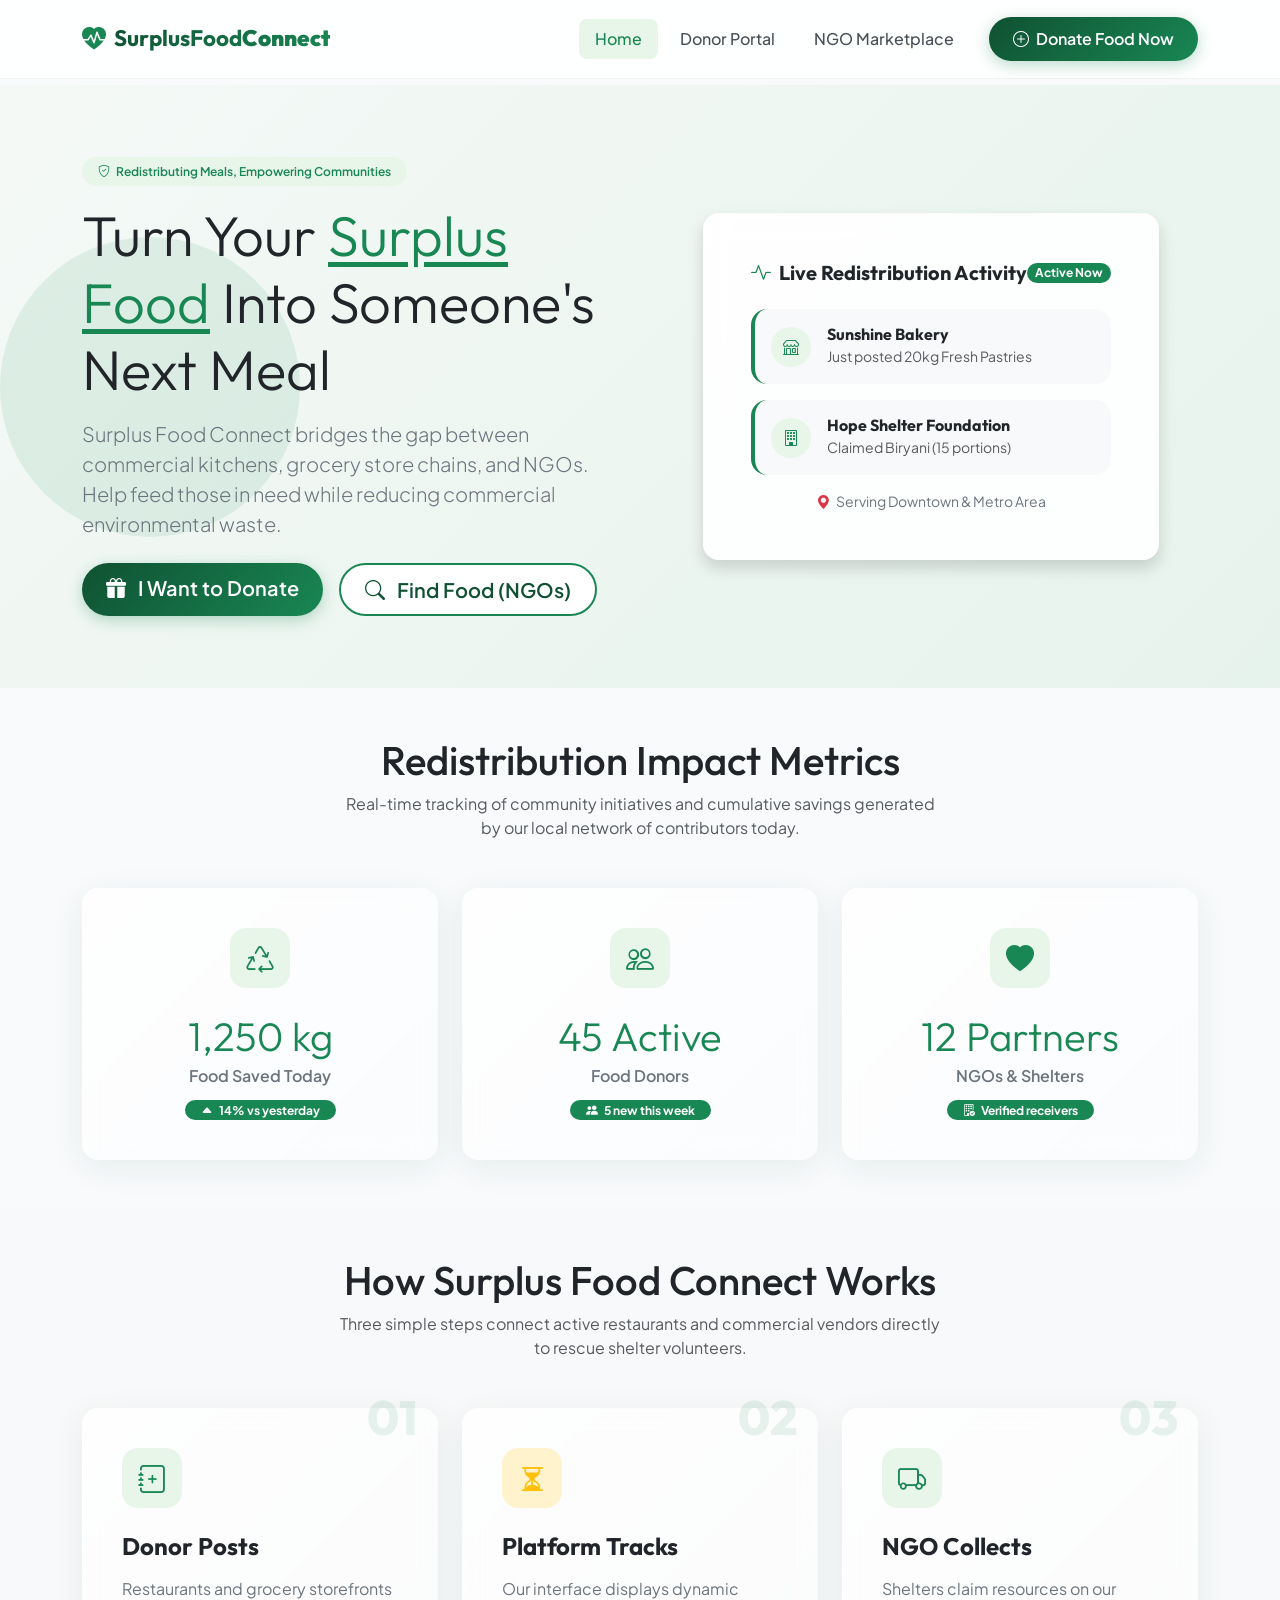
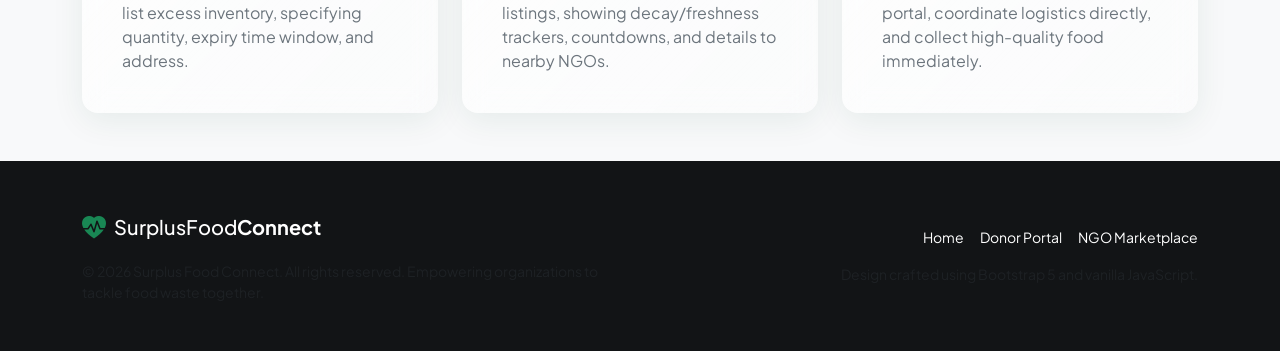
<file: index.html>
<!DOCTYPE html>
<html lang="en">
<head>
    <meta charset="UTF-8">
    <meta name="viewport" content="width=device-width, initial-scale=1.0">
    <title>Surplus Food Connect - Redefining Surplus Food Distribution</title>
    <meta name="description" content="Connect food donors, restaurants, and grocery stores with NGOs and shelters. Together we can reduce food waste and support communities in need.">
    <!-- Bootstrap 5 CDN -->
    <link href="https://cdn.jsdelivr.net/npm/bootstrap@5.3.2/dist/css/bootstrap.min.css" rel="stylesheet" integrity="sha384-T3c6CoIi6uLrA9TneNEoa7RxnatzjcDSCmG1MXxSR1GAsXEV/Dwwykc2MPK8M2HN" crossorigin="anonymous">
    <!-- Bootstrap Icons CDN -->
    <link rel="stylesheet" href="https://cdn.jsdelivr.net/npm/bootstrap-icons@1.11.1/font/bootstrap-icons.css">
    <!-- Custom CSS -->
    <link rel="stylesheet" href="css/style.css">
</head>
<body>

    <!-- Header / Navbar -->
    <header>
        <nav class="navbar navbar-expand-lg fixed-top py-3" id="mainNavbar">
            <div class="container">
                <a class="navbar-brand d-flex align-items-center" href="index.html" id="navBrandLink">
                    <i class="bi bi-heart-pulse-fill me-2 fs-4 text-success"></i>
                    <span>SurplusFood<strong>Connect</strong></span>
                </a>
                <button class="navbar-toggler" type="button" data-bs-toggle="collapse" data-bs-target="#navbarContent" aria-controls="navbarContent" aria-expanded="false" aria-label="Toggle navigation" id="navTogglerBtn">
                    <span class="navbar-toggler-icon"></span>
                </button>
                <div class="collapse navbar-collapse" id="navbarContent">
                    <ul class="navbar-nav ms-auto mb-2 mb-lg-0 align-items-lg-center">
                        <li class="nav-item">
                            <a class="nav-link active" aria-current="page" href="index.html" id="navHomeLink">Home</a>
                        </li>
                        <li class="nav-item">
                            <a class="nav-link" href="donor-dashboard.html" id="navDashboardLink">Donor Portal</a>
                        </li>
                        <li class="nav-item">
                            <a class="nav-link" href="listings.html" id="navMarketplaceLink">NGO Marketplace</a>
                        </li>
                        <li class="nav-item ms-lg-3 mt-3 mt-lg-0">
                            <a class="btn btn-cta" href="donor-dashboard.html" id="navCtaDonate">
                                <i class="bi bi-plus-circle me-1"></i> Donate Food Now
                            </a>
                        </li>
                    </ul>
                </div>
            </div>
        </nav>
    </header>

    <!-- Main Content -->
    <main style="padding-top: 85px;">
        
        <!-- Hero Section -->
        <section class="py-5 py-lg-6 position-relative overflow-hidden" id="heroSection" style="background: linear-gradient(135deg, rgba(244,249,246,0.9) 0%, rgba(228,242,234,0.9) 100%);">
            <div class="position-absolute top-50 start-0 translate-middle-y bg-success rounded-circle opacity-10 filter-blur" style="width: 300px; height: 300px; z-index: -1;"></div>
            <div class="container py-4">
                <div class="row align-items-center g-5">
                    <div class="col-lg-6 text-center text-lg-start">
                        <span class="badge bg-emerald-light px-3 py-2 rounded-pill mb-3 text-success fw-semibold" id="heroBadge">
                            <i class="bi bi-shield-check me-1"></i> Redistributing Meals, Empowering Communities
                        </span>
                        <h1 class="display-4 text-dark mb-3 font-outfit" id="heroTitle" style="line-height: 1.2;">
                            Turn Your <span class="text-success text-decoration-underline" style="text-underline-offset: 6px;">Surplus Food</span> Into Someone's Next Meal
                        </h1>
                        <p class="lead text-secondary mb-4 fs-5" id="heroDescription" style="max-width: 550px;">
                            Surplus Food Connect bridges the gap between commercial kitchens, grocery store chains, and NGOs. Help feed those in need while reducing commercial environmental waste.
                        </p>
                        <div class="d-flex flex-column flex-sm-row justify-content-center justify-content-lg-start gap-3" id="heroActions">
                            <a href="donor-dashboard.html" class="btn btn-cta btn-lg" id="heroBtnDonate">
                                <i class="bi bi-gift-fill me-2"></i> I Want to Donate
                            </a>
                            <a href="listings.html" class="btn btn-cta-secondary btn-lg" id="heroBtnFind">
                                <i class="bi bi-search me-2"></i> Find Food (NGOs)
                            </a>
                        </div>
                    </div>
                    <div class="col-lg-6 text-center">
                        <div class="position-relative d-inline-block">
                            <!-- Premium graphical element instead of simple placeholder -->
                            <div class="glass-card p-4 p-md-5 animate-float border-0 text-start shadow" style="max-width: 480px; margin: 0 auto; background: rgba(255,255,255,0.9);">
                                <div class="d-flex justify-content-between align-items-center mb-4">
                                    <h5 class="text-dark m-0 font-outfit"><i class="bi bi-activity text-success me-2"></i>Live Redistribution Activity</h5>
                                    <span class="badge bg-success px-2 py-1 rounded-pill">Active Now</span>
                                </div>
                                <div class="d-flex align-items-center p-3 mb-3 bg-light rounded-4 border-start border-success border-4">
                                    <div class="icon-shape bg-emerald-light rounded-circle me-3 mb-0" style="width:40px; height:40px;">
                                        <i class="bi bi-shop fs-6 text-success"></i>
                                    </div>
                                    <div>
                                        <h6 class="mb-0 text-dark">Sunshine Bakery</h6>
                                        <span class="text-muted small">Just posted 20kg Fresh Pastries</span>
                                    </div>
                                </div>
                                <div class="d-flex align-items-center p-3 mb-3 bg-light rounded-4 border-start border-success border-4">
                                    <div class="icon-shape bg-emerald-light rounded-circle me-3 mb-0" style="width:40px; height:40px;">
                                        <i class="bi bi-building fs-6 text-success"></i>
                                    </div>
                                    <div>
                                        <h6 class="mb-0 text-dark">Hope Shelter Foundation</h6>
                                        <span class="text-muted small">Claimed Biryani (15 portions)</span>
                                    </div>
                                </div>
                                <div class="text-center mt-3">
                                    <p class="text-secondary small m-0"><i class="bi bi-geo-alt-fill text-danger me-1"></i> Serving Downtown & Metro Area</p>
                                </div>
                            </div>
                        </div>
                    </div>
                </div>
            </div>
        </section>

        <!-- Impact Metrics Tracker Section -->
        <section class="py-5" id="impactMetricsSection">
            <div class="container">
                <div class="text-center mb-5">
                    <h2 class="h1 text-dark font-outfit mb-2" id="metricsSectionTitle">Redistribution Impact Metrics</h2>
                    <p class="text-muted" id="metricsSectionSubtitle" style="max-width: 600px; margin: 0 auto;">
                        Real-time tracking of community initiatives and cumulative savings generated by our local network of contributors today.
                    </p>
                </div>
                
                <div class="row g-4" id="metricsGrid">
                    <!-- Metric Card 1 -->
                    <div class="col-md-4">
                        <div class="card glass-card text-center p-4 h-100 hover-up border-0">
                            <div class="card-body">
                                <div class="icon-shape bg-emerald-light mx-auto">
                                    <i class="bi bi-recycle fs-3 text-success"></i>
                                </div>
                                <h3 class="display-6 font-outfit text-success mb-1" id="metricKgSaved">1,250 kg</h3>
                                <p class="text-secondary fw-semibold mb-2">Food Saved Today</p>
                                <span class="badge bg-success text-white px-3 py-1.5 rounded-pill" id="metricKgBadge">
                                    <i class="bi bi-caret-up-fill me-1"></i> 14% vs yesterday
                                </span>
                            </div>
                        </div>
                    </div>
                    <!-- Metric Card 2 -->
                    <div class="col-md-4">
                        <div class="card glass-card text-center p-4 h-100 hover-up border-0">
                            <div class="card-body">
                                <div class="icon-shape bg-emerald-light mx-auto">
                                    <i class="bi bi-people fs-3 text-success"></i>
                                </div>
                                <h3 class="display-6 font-outfit text-success mb-1" id="metricDonors">45 Active</h3>
                                <p class="text-secondary fw-semibold mb-2">Food Donors</p>
                                <span class="badge bg-success text-white px-3 py-1.5 rounded-pill" id="metricDonorsBadge">
                                    <i class="bi bi-people-fill me-1"></i> 5 new this week
                                </span>
                            </div>
                        </div>
                    </div>
                    <!-- Metric Card 3 -->
                    <div class="col-md-4">
                        <div class="card glass-card text-center p-4 h-100 hover-up border-0">
                            <div class="card-body">
                                <div class="icon-shape bg-emerald-light mx-auto">
                                    <i class="bi bi-heart-fill fs-3 text-success"></i>
                                </div>
                                <h3 class="display-6 font-outfit text-success mb-1" id="metricShelters">12 Partners</h3>
                                <p class="text-secondary fw-semibold mb-2">NGOs & Shelters</p>
                                <span class="badge bg-success text-white px-3 py-1.5 rounded-pill" id="metricSheltersBadge">
                                    <i class="bi bi-building-check me-1"></i> Verified receivers
                                </span>
                            </div>
                        </div>
                    </div>
                </div>
            </div>
        </section>

        <!-- Operational Process Section -->
        <section class="py-5 bg-light" id="processSection">
            <div class="container">
                <div class="text-center mb-5">
                    <h2 class="h1 text-dark font-outfit mb-2" id="processSectionTitle">How Surplus Food Connect Works</h2>
                    <p class="text-muted" id="processSectionSubtitle" style="max-width: 600px; margin: 0 auto;">
                        Three simple steps connect active restaurants and commercial vendors directly to rescue shelter volunteers.
                    </p>
                </div>

                <div class="row g-4" id="processGrid">
                    <!-- Step 1 -->
                    <div class="col-lg-4">
                        <div class="card glass-card p-4 h-100 hover-up border-0 step-card">
                            <div class="step-number" id="stepNumber1">01</div>
                            <div class="card-body pt-3">
                                <div class="icon-shape bg-emerald-light">
                                    <i class="bi bi-journal-plus fs-3 text-success"></i>
                                </div>
                                <h4 class="font-outfit mb-3 text-dark" id="stepTitle1">Donor Posts</h4>
                                <p class="text-secondary mb-0">
                                    Restaurants and grocery storefronts list excess inventory, specifying quantity, expiry time window, and address.
                                </p>
                            </div>
                        </div>
                    </div>
                    <!-- Step 2 -->
                    <div class="col-lg-4">
                        <div class="card glass-card p-4 h-100 hover-up border-0 step-card">
                            <div class="step-number" id="stepNumber2">02</div>
                            <div class="card-body pt-3">
                                <div class="icon-shape bg-amber-light">
                                    <i class="bi bi-hourglass-split fs-3 text-warning"></i>
                                </div>
                                <h4 class="font-outfit mb-3 text-dark" id="stepTitle2">Platform Tracks</h4>
                                <p class="text-secondary mb-0">
                                    Our interface displays dynamic listings, showing decay/freshness trackers, countdowns, and details to nearby NGOs.
                                </p>
                            </div>
                        </div>
                    </div>
                    <!-- Step 3 -->
                    <div class="col-lg-4">
                        <div class="card glass-card p-4 h-100 hover-up border-0 step-card">
                            <div class="step-number" id="stepNumber3">03</div>
                            <div class="card-body pt-3">
                                <div class="icon-shape bg-emerald-light">
                                    <i class="bi bi-truck fs-3 text-success"></i>
                                </div>
                                <h4 class="font-outfit mb-3 text-dark" id="stepTitle3">NGO Collects</h4>
                                <p class="text-secondary mb-0">
                                    Shelters claim resources on our portal, coordinate logistics directly, and collect high-quality food immediately.
                                </p>
                            </div>
                        </div>
                    </div>
                </div>
            </div>
        </section>

    </main>

    <!-- Footer -->
    <footer class="py-5 mt-auto" id="mainFooter">
        <div class="container">
            <div class="row g-4 align-items-center">
                <div class="col-md-6 text-center text-md-start">
                    <a class="d-flex align-items-center justify-content-center justify-content-md-start mb-3 text-white text-decoration-none" href="index.html" id="footerBrandLink">
                        <i class="bi bi-heart-pulse-fill me-2 fs-4 text-success"></i>
                        <span class="h5 m-0 font-outfit">SurplusFood<strong>Connect</strong></span>
                    </a>
                    <p class="text-muted small mb-0">
                        © 2026 Surplus Food Connect. All rights reserved. Empowering organizations to tackle food waste together.
                    </p>
                </div>
                <div class="col-md-6 text-center text-md-end">
                    <div class="d-flex justify-content-center justify-content-md-end gap-3 mb-3">
                        <a href="index.html" class="small text-white" id="footerLinkHome">Home</a>
                        <a href="donor-dashboard.html" class="small text-white" id="footerLinkDashboard">Donor Portal</a>
                        <a href="listings.html" class="small text-white" id="footerLinkListings">NGO Marketplace</a>
                    </div>
                    <p class="text-muted small mb-0">
                        Design crafted using Bootstrap 5 and vanilla JavaScript.
                    </p>
                </div>
            </div>
        </div>
    </footer>

    <!-- Bootstrap Bundle with Popper JS CDN -->
    <script src="https://cdn.jsdelivr.net/npm/bootstrap@5.3.2/dist/js/bootstrap.bundle.min.js" integrity="sha384-C6RzsynM9kWDrMNeT87bh95OGNyZPhcTNXj1NW7RuBCsyN/o0jlpcV8Qyq46cDfL" crossorigin="anonymous"></script>
    <!-- State and Application Script -->
    <script src="js/app.js"></script>
</body>
</html>
</file>
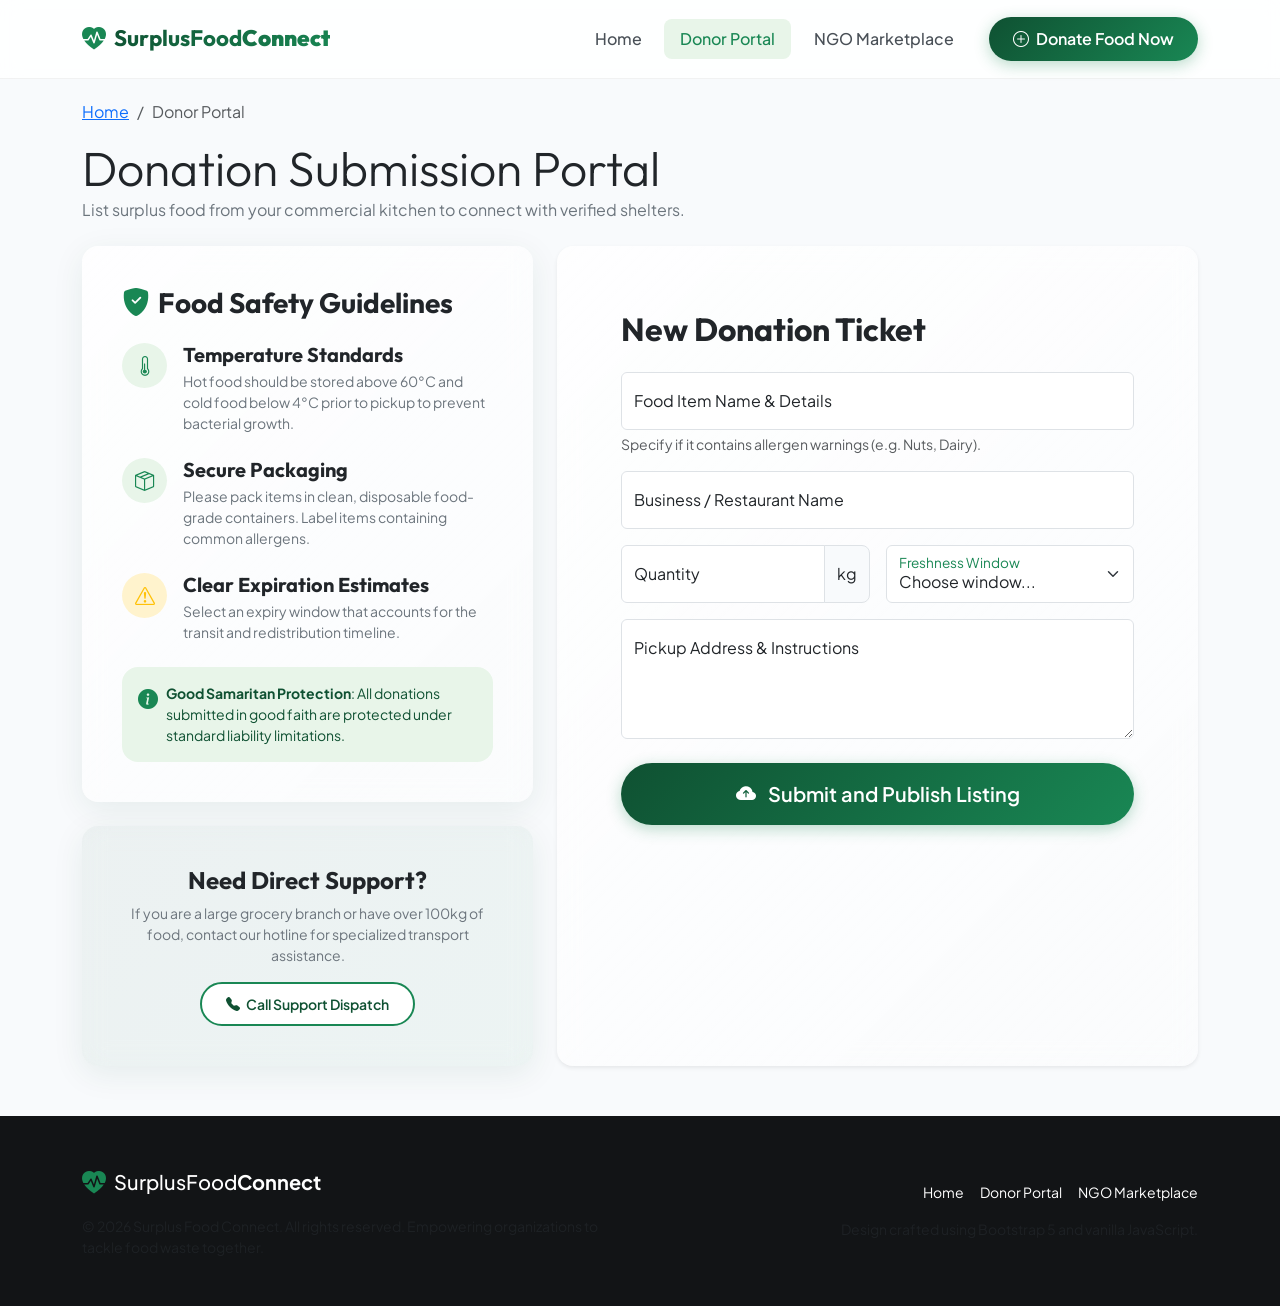
<file: donor-dashboard.html>
<!DOCTYPE html>
<html lang="en">
<head>
    <meta charset="UTF-8">
    <meta name="viewport" content="width=device-width, initial-scale=1.0">
    <title>Donor Portal - Surplus Food Connect</title>
    <meta name="description" content="Submit details of your commercial surplus food items to list them on the public NGO Marketplace. Help redistribute meals instantly.">
    <!-- Bootstrap 5 CDN -->
    <link href="https://cdn.jsdelivr.net/npm/bootstrap@5.3.2/dist/css/bootstrap.min.css" rel="stylesheet" integrity="sha384-T3c6CoIi6uLrA9TneNEoa7RxnatzjcDSCmG1MXxSR1GAsXEV/Dwwykc2MPK8M2HN" crossorigin="anonymous">
    <!-- Bootstrap Icons CDN -->
    <link rel="stylesheet" href="https://cdn.jsdelivr.net/npm/bootstrap-icons@1.11.1/font/bootstrap-icons.css">
    <!-- Custom CSS -->
    <link rel="stylesheet" href="css/style.css">
</head>
<body>

    <!-- Header / Navbar -->
    <header>
        <nav class="navbar navbar-expand-lg fixed-top py-3" id="mainNavbar">
            <div class="container">
                <a class="navbar-brand d-flex align-items-center" href="index.html" id="navBrandLink">
                    <i class="bi bi-heart-pulse-fill me-2 fs-4 text-success"></i>
                    <span>SurplusFood<strong>Connect</strong></span>
                </a>
                <button class="navbar-toggler" type="button" data-bs-toggle="collapse" data-bs-target="#navbarContent" aria-controls="navbarContent" aria-expanded="false" aria-label="Toggle navigation" id="navTogglerBtn">
                    <span class="navbar-toggler-icon"></span>
                </button>
                <div class="collapse navbar-collapse" id="navbarContent">
                    <ul class="navbar-nav ms-auto mb-2 mb-lg-0 align-items-lg-center">
                        <li class="nav-item">
                            <a class="nav-link" href="index.html" id="navHomeLink">Home</a>
                        </li>
                        <li class="nav-item">
                            <a class="nav-link active" href="donor-dashboard.html" id="navDashboardLink">Donor Portal</a>
                        </li>
                        <li class="nav-item">
                            <a class="nav-link" href="listings.html" id="navMarketplaceLink">NGO Marketplace</a>
                        </li>
                        <li class="nav-item ms-lg-3 mt-3 mt-lg-0">
                            <a class="btn btn-cta" href="donor-dashboard.html" id="navCtaDonate">
                                <i class="bi bi-plus-circle me-1"></i> Donate Food Now
                            </a>
                        </li>
                    </ul>
                </div>
            </div>
        </nav>
    </header>

    <!-- Main Content -->
    <main style="padding-top: 100px; padding-bottom: 50px;">
        <div class="container">
            <!-- Page Title -->
            <div class="mb-4">
                <nav aria-label="breadcrumb">
                    <ol class="breadcrumb">
                        <li class="breadcrumb-item"><a href="index.html">Home</a></li>
                        <li class="breadcrumb-item active" aria-current="page">Donor Portal</li>
                    </ol>
                </nav>
                <h1 class="display-5 font-outfit text-dark m-0" id="dashboardPageTitle">Donation Submission Portal</h1>
                <p class="text-secondary" id="dashboardPageSubtitle">List surplus food from your commercial kitchen to connect with verified shelters.</p>
            </div>

            <!-- Structured Split-Screen Layout -->
            <div class="row g-4 align-items-stretch">
                
                <!-- Left Column: Guidelines & Metrics -->
                <div class="col-lg-5">
                    <div class="d-flex flex-column h-100 gap-4">
                        
                        <!-- Panel 1: Information and Storage Guidelines -->
                        <div class="card glass-card p-4 border-0 flex-grow-1">
                            <div class="card-body">
                                <h3 class="font-outfit text-dark mb-4"><i class="bi bi-shield-fill-check text-success me-2"></i>Food Safety Guidelines</h3>
                                
                                <div class="d-flex align-items-start mb-4">
                                    <div class="icon-shape bg-emerald-light rounded-circle me-3 mb-0 flex-shrink-0" style="width: 45px; height: 45px;">
                                        <i class="bi bi-thermometer-half fs-5 text-success"></i>
                                    </div>
                                    <div>
                                        <h5 class="font-outfit text-dark mb-1">Temperature Standards</h5>
                                        <p class="text-secondary small mb-0">Hot food should be stored above 60°C and cold food below 4°C prior to pickup to prevent bacterial growth.</p>
                                    </div>
                                </div>

                                <div class="d-flex align-items-start mb-4">
                                    <div class="icon-shape bg-emerald-light rounded-circle me-3 mb-0 flex-shrink-0" style="width: 45px; height: 45px;">
                                        <i class="bi bi-box-seam fs-5 text-success"></i>
                                    </div>
                                    <div>
                                        <h5 class="font-outfit text-dark mb-1">Secure Packaging</h5>
                                        <p class="text-secondary small mb-0">Please pack items in clean, disposable food-grade containers. Label items containing common allergens.</p>
                                    </div>
                                </div>

                                <div class="d-flex align-items-start mb-4">
                                    <div class="icon-shape bg-amber-light rounded-circle me-3 mb-0 flex-shrink-0" style="width: 45px; height: 45px;">
                                        <i class="bi bi-exclamation-triangle fs-5 text-warning"></i>
                                    </div>
                                    <div>
                                        <h5 class="font-outfit text-dark mb-1">Clear Expiration Estimates</h5>
                                        <p class="text-secondary small mb-0">Select an expiry window that accounts for the transit and redistribution timeline.</p>
                                    </div>
                                </div>

                                <div class="alert alert-success bg-emerald-light border-0 rounded-4 p-3 mb-0">
                                    <div class="d-flex">
                                        <i class="bi bi-info-circle-fill me-2 fs-5 text-success"></i>
                                        <div class="small">
                                            <strong>Good Samaritan Protection</strong>: All donations submitted in good faith are protected under standard liability limitations.
                                        </div>
                                    </div>
                                </div>
                            </div>
                        </div>

                        <!-- Panel 2: Live Stats Box -->
                        <div class="card glass-card p-4 border-0" style="background: linear-gradient(135deg, rgba(15,81,50,0.05) 0%, rgba(25,135,84,0.05) 100%);">
                            <div class="card-body text-center">
                                <h4 class="font-outfit text-dark mb-2">Need Direct Support?</h4>
                                <p class="text-secondary small mb-3">If you are a large grocery branch or have over 100kg of food, contact our hotline for specialized transport assistance.</p>
                                <a href="tel:18005550199" class="btn btn-cta-secondary btn-sm" id="supportHotlineBtn">
                                    <i class="bi bi-telephone-fill me-1"></i> Call Support Dispatch
                                </a>
                            </div>
                        </div>
                    </div>
                </div>

                <!-- Right Column: Submission Form -->
                <div class="col-lg-7">
                    <div class="card glass-card p-4 p-md-5 border-0 h-100 shadow-sm">
                        <div class="card-body">
                            <h2 class="font-outfit text-dark mb-4" id="formHeaderTitle">New Donation Ticket</h2>
                            
                            <form id="donationForm" class="needs-validation" novalidate>
                                
                                <!-- Food Item Name -->
                                <div class="form-floating mb-3">
                                    <input type="text" class="form-control" id="itemName" placeholder="e.g. 30 Portions Fresh Pasta" required>
                                    <label for="itemName">Food Item Name & Details</label>
                                    <div class="invalid-feedback">
                                        Please provide the name and details of the food item.
                                    </div>
                                    <div class="form-text text-muted small">Specify if it contains allergen warnings (e.g. Nuts, Dairy).</div>
                                </div>

                                <!-- Business Name -->
                                <div class="form-floating mb-3">
                                    <input type="text" class="form-control" id="businessName" placeholder="e.g. Sunshine Kitchen" required>
                                    <label for="businessName">Business / Restaurant Name</label>
                                    <div class="invalid-feedback">
                                        Please specify your business or store name.
                                    </div>
                                </div>

                                <!-- Grid for Qty & Expiration -->
                                <div class="row g-3 mb-3">
                                    <!-- Quantity in kg -->
                                    <div class="col-md-6">
                                        <div class="input-group has-validation">
                                            <div class="form-floating flex-grow-1">
                                                <input type="number" class="form-control" id="quantity" placeholder="Quantity" min="0.1" step="0.1" required style="border-top-right-radius: 0; border-bottom-right-radius: 0;">
                                                <label for="quantity">Quantity</label>
                                            </div>
                                            <span class="input-group-text" style="background-color: #f8fafc; border-top-right-radius: 8px; border-bottom-right-radius: 8px;">kg</span>
                                            <div class="invalid-feedback">
                                                Please enter a quantity greater than 0 kg.
                                            </div>
                                        </div>
                                    </div>
                                    
                                    <!-- Expiration Window in Hours -->
                                    <div class="col-md-6">
                                        <div class="form-floating">
                                            <select class="form-select" id="expiryHours" required>
                                                <option value="" disabled selected>Choose window...</option>
                                                <option value="1">1 Hour</option>
                                                <option value="2">2 Hours (Urgent)</option>
                                                <option value="4">4 Hours</option>
                                                <option value="6">6 Hours</option>
                                                <option value="12">12 Hours (Shelf-stable)</option>
                                            </select>
                                            <label for="expiryHours">Freshness Window</label>
                                            <div class="invalid-feedback">
                                                Please select when the food will expire.
                                            </div>
                                        </div>
                                    </div>
                                </div>

                                <!-- Pickup Address -->
                                <div class="form-floating mb-4">
                                    <textarea class="form-control" id="address" placeholder="Pickup Address" style="height: 120px;" required></textarea>
                                    <label for="address">Pickup Address & Instructions</label>
                                    <div class="invalid-feedback">
                                        Please enter the exact pickup address and any key code entries.
                                    </div>
                                </div>

                                <!-- Submit Button -->
                                <button type="submit" class="btn btn-cta btn-lg w-100 rounded-pill py-3" id="submitDonationBtn">
                                    <i class="bi bi-cloud-arrow-up-fill me-2"></i> Submit and Publish Listing
                                </button>
                            </form>
                        </div>
                    </div>
                </div>

            </div>
        </div>
    </main>

    <!-- Footer -->
    <footer class="py-5 mt-auto" id="mainFooter">
        <div class="container">
            <div class="row g-4 align-items-center">
                <div class="col-md-6 text-center text-md-start">
                    <a class="d-flex align-items-center justify-content-center justify-content-md-start mb-3 text-white text-decoration-none" href="index.html" id="footerBrandLink">
                        <i class="bi bi-heart-pulse-fill me-2 fs-4 text-success"></i>
                        <span class="h5 m-0 font-outfit">SurplusFood<strong>Connect</strong></span>
                    </a>
                    <p class="text-muted small mb-0">
                        © 2026 Surplus Food Connect. All rights reserved. Empowering organizations to tackle food waste together.
                    </p>
                </div>
                <div class="col-md-6 text-center text-md-end">
                    <div class="d-flex justify-content-center justify-content-md-end gap-3 mb-3">
                        <a href="index.html" class="small text-white" id="footerLinkHome">Home</a>
                        <a href="donor-dashboard.html" class="small text-white" id="footerLinkDashboard">Donor Portal</a>
                        <a href="listings.html" class="small text-white" id="footerLinkListings">NGO Marketplace</a>
                    </div>
                    <p class="text-muted small mb-0">
                        Design crafted using Bootstrap 5 and vanilla JavaScript.
                    </p>
                </div>
            </div>
        </div>
    </footer>

    <!-- Bootstrap Bundle with Popper JS CDN -->
    <script src="https://cdn.jsdelivr.net/npm/bootstrap@5.3.2/dist/js/bootstrap.bundle.min.js" integrity="sha384-C6RzsynM9kWDrMNeT87bh95OGNyZPhcTNXj1NW7RuBCsyN/o0jlpcV8Qyq46cDfL" crossorigin="anonymous"></script>
    <!-- State and Application Script -->
    <script src="js/app.js"></script>
</body>
</html>
</file>
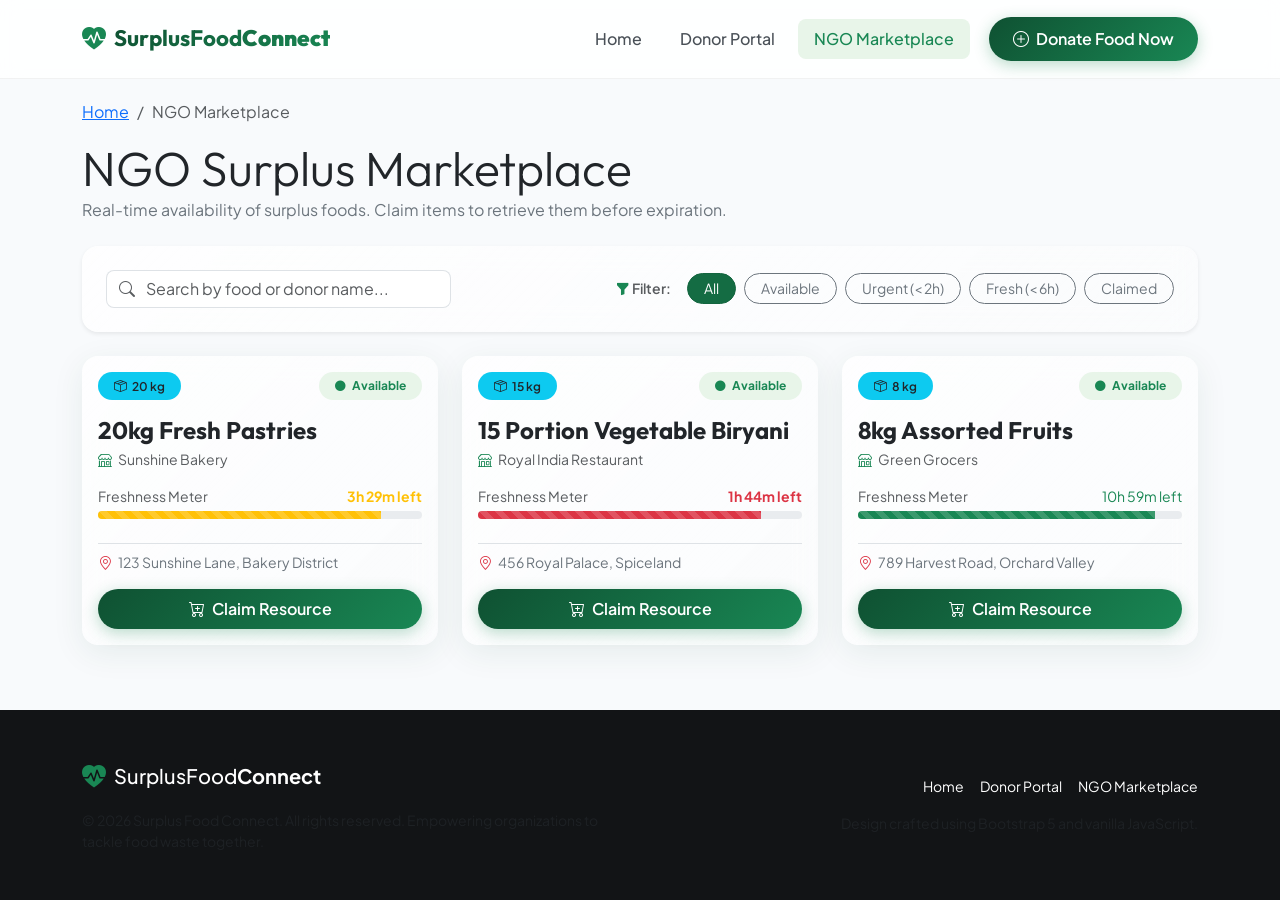
<file: listings.html>
<!DOCTYPE html>
<html lang="en">
<head>
    <meta charset="UTF-8">
    <meta name="viewport" content="width=device-width, initial-scale=1.0">
    <title>NGO Marketplace - Surplus Food Connect</title>
    <meta name="description" content="Browse available surplus food listings from local commercial donors, track freshness count, and claim resources for your shelter.">
    <!-- Bootstrap 5 CDN -->
    <link href="https://cdn.jsdelivr.net/npm/bootstrap@5.3.2/dist/css/bootstrap.min.css" rel="stylesheet" integrity="sha384-T3c6CoIi6uLrA9TneNEoa7RxnatzjcDSCmG1MXxSR1GAsXEV/Dwwykc2MPK8M2HN" crossorigin="anonymous">
    <!-- Bootstrap Icons CDN -->
    <link rel="stylesheet" href="https://cdn.jsdelivr.net/npm/bootstrap-icons@1.11.1/font/bootstrap-icons.css">
    <!-- Custom CSS -->
    <link rel="stylesheet" href="css/style.css">
</head>
<body>

    <!-- Header / Navbar -->
    <header>
        <nav class="navbar navbar-expand-lg fixed-top py-3" id="mainNavbar">
            <div class="container">
                <a class="navbar-brand d-flex align-items-center" href="index.html" id="navBrandLink">
                    <i class="bi bi-heart-pulse-fill me-2 fs-4 text-success"></i>
                    <span>SurplusFood<strong>Connect</strong></span>
                </a>
                <button class="navbar-toggler" type="button" data-bs-toggle="collapse" data-bs-target="#navbarContent" aria-controls="navbarContent" aria-expanded="false" aria-label="Toggle navigation" id="navTogglerBtn">
                    <span class="navbar-toggler-icon"></span>
                </button>
                <div class="collapse navbar-collapse" id="navbarContent">
                    <ul class="navbar-nav ms-auto mb-2 mb-lg-0 align-items-lg-center">
                        <li class="nav-item">
                            <a class="nav-link" href="index.html" id="navHomeLink">Home</a>
                        </li>
                        <li class="nav-item">
                            <a class="nav-link" href="donor-dashboard.html" id="navDashboardLink">Donor Portal</a>
                        </li>
                        <li class="nav-item">
                            <a class="nav-link active" href="listings.html" id="navMarketplaceLink">NGO Marketplace</a>
                        </li>
                        <li class="nav-item ms-lg-3 mt-3 mt-lg-0">
                            <a class="btn btn-cta" href="donor-dashboard.html" id="navCtaDonate">
                                <i class="bi bi-plus-circle me-1"></i> Donate Food Now
                            </a>
                        </li>
                    </ul>
                </div>
            </div>
        </nav>
    </header>

    <!-- Main Content -->
    <main style="padding-top: 100px; padding-bottom: 50px;">
        <div class="container">
            
            <!-- Page Title -->
            <div class="mb-4">
                <nav aria-label="breadcrumb">
                    <ol class="breadcrumb">
                        <li class="breadcrumb-item"><a href="index.html">Home</a></li>
                        <li class="breadcrumb-item active" aria-current="page">NGO Marketplace</li>
                    </ol>
                </nav>
                <h1 class="display-5 font-outfit text-dark m-0" id="marketplacePageTitle">NGO Surplus Marketplace</h1>
                <p class="text-secondary" id="marketplacePageSubtitle">Real-time availability of surplus foods. Claim items to retrieve them before expiration.</p>
            </div>

            <!-- Search and Filter Bar -->
            <div class="card glass-card p-3 p-md-4 border-0 mb-4 shadow-sm" id="filterBarContainer">
                <div class="row g-3 align-items-center">
                    <!-- Live Search text input -->
                    <div class="col-lg-4 col-md-5">
                        <div class="input-group">
                            <span class="input-group-text bg-white border-end-0 text-muted" style="border-top-left-radius: 8px; border-bottom-left-radius: 8px;">
                                <i class="bi bi-search"></i>
                            </span>
                            <input type="text" class="form-control border-start-0 ps-0" id="searchQuery" placeholder="Search by food or donor name..." aria-label="Search listings" style="border-top-right-radius: 8px; border-bottom-right-radius: 8px;">
                        </div>
                    </div>
                    <!-- Filter Buttons/Toggles -->
                    <div class="col-lg-8 col-md-7">
                        <div class="d-flex flex-wrap gap-2 justify-content-md-end align-items-center" id="filterToggles">
                            <span class="text-muted small fw-semibold me-2 d-none d-lg-inline"><i class="bi bi-funnel-fill text-success"></i> Filter:</span>
                            <button type="button" class="btn btn-success active btn-sm px-3 rounded-pill" data-filter="all">All</button>
                            <button type="button" class="btn btn-outline-secondary btn-sm px-3 rounded-pill" data-filter="available">Available</button>
                            <button type="button" class="btn btn-outline-secondary btn-sm px-3 rounded-pill" data-filter="urgent">Urgent (&lt; 2h)</button>
                            <button type="button" class="btn btn-outline-secondary btn-sm px-3 rounded-pill" data-filter="mid">Fresh (&lt; 6h)</button>
                            <button type="button" class="btn btn-outline-secondary btn-sm px-3 rounded-pill" data-filter="claimed">Claimed</button>
                        </div>
                    </div>
                </div>
            </div>

            <!-- Marketplace Grid -->
            <div class="row g-4" id="listingsGrid">
                <!-- Dynamically populated via app.js -->
            </div>
            
        </div>
    </main>

    <!-- Claim Resource Modal -->
    <div class="modal fade" id="claimConfirmationModal" tabindex="-1" aria-labelledby="modalLabel" aria-hidden="true">
        <div class="modal-dialog modal-dialog-centered">
            <div class="modal-content glass-card border-0 p-3 shadow-lg" style="background: rgba(255, 255, 255, 0.98);">
                <div class="modal-header border-0 pb-0">
                    <h3 class="modal-title font-outfit text-dark fs-4" id="modalLabel">
                        <i class="bi bi-question-circle-fill text-success me-2"></i>Claim Confirmation
                    </h3>
                    <button type="button" class="btn-close" data-bs-dismiss="modal" aria-label="Close"></button>
                </div>
                <div class="modal-body py-3">
                    <p class="text-secondary">Are you sure you want to claim this food resource for redistribution? This will notify the donor and mark the status as Claimed.</p>
                    
                    <!-- Listing review card inside modal -->
                    <div class="p-3 bg-light rounded-4 border mb-3">
                        <div class="row g-2">
                            <div class="col-4 text-secondary small fw-bold">Food Details:</div>
                            <div class="col-8 text-dark fw-semibold" id="modalItemName">-</div>
                            
                            <div class="col-4 text-secondary small fw-bold">Donor:</div>
                            <div class="col-8 text-dark" id="modalBusinessName">-</div>
                            
                            <div class="col-4 text-secondary small fw-bold">Quantity:</div>
                            <div class="col-8 text-dark" id="modalQuantity">-</div>
                            
                            <div class="col-4 text-secondary small fw-bold">Pickup At:</div>
                            <div class="col-8 text-dark small" id="modalAddress">-</div>
                        </div>
                    </div>
                    
                    <div class="alert alert-warning bg-amber-light border-0 rounded-4 p-3 mb-0 small">
                        <div class="d-flex">
                            <i class="bi bi-exclamation-triangle-fill me-2 fs-5 text-warning"></i>
                            <div>
                                By claiming, your organization commits to dispatching a volunteer to retrieve the items at the listed address within the freshness window.
                            </div>
                        </div>
                    </div>
                </div>
                <div class="modal-footer border-0 pt-0">
                    <button type="button" class="btn btn-outline-secondary rounded-pill px-4" data-bs-dismiss="modal">Cancel</button>
                    <button type="button" class="btn btn-cta rounded-pill px-4" id="confirmClaimBtn">Confirm Claim</button>
                </div>
            </div>
        </div>
    </div>

    <!-- Footer -->
    <footer class="py-5 mt-auto" id="mainFooter">
        <div class="container">
            <div class="row g-4 align-items-center">
                <div class="col-md-6 text-center text-md-start">
                    <a class="d-flex align-items-center justify-content-center justify-content-md-start mb-3 text-white text-decoration-none" href="index.html" id="footerBrandLink">
                        <i class="bi bi-heart-pulse-fill me-2 fs-4 text-success"></i>
                        <span class="h5 m-0 font-outfit">SurplusFood<strong>Connect</strong></span>
                    </a>
                    <p class="text-muted small mb-0">
                        © 2026 Surplus Food Connect. All rights reserved. Empowering organizations to tackle food waste together.
                    </p>
                </div>
                <div class="col-md-6 text-center text-md-end">
                    <div class="d-flex justify-content-center justify-content-md-end gap-3 mb-3">
                        <a href="index.html" class="small text-white" id="footerLinkHome">Home</a>
                        <a href="donor-dashboard.html" class="small text-white" id="footerLinkDashboard">Donor Portal</a>
                        <a href="listings.html" class="small text-white" id="footerLinkListings">NGO Marketplace</a>
                    </div>
                    <p class="text-muted small mb-0">
                        Design crafted using Bootstrap 5 and vanilla JavaScript.
                    </p>
                </div>
            </div>
        </div>
    </footer>

    <!-- Bootstrap Bundle with Popper JS CDN -->
    <script src="https://cdn.jsdelivr.net/npm/bootstrap@5.3.2/dist/js/bootstrap.bundle.min.js" integrity="sha384-C6RzsynM9kWDrMNeT87bh95OGNyZPhcTNXj1NW7RuBCsyN/o0jlpcV8Qyq46cDfL" crossorigin="anonymous"></script>
    <!-- State and Application Script -->
    <script src="js/app.js"></script>
</body>
</html>
</file>
<file: css/style.css>
@import url('https://fonts.googleapis.com/css2?family=Outfit:wght@300;400;500;600;700;800&family=Plus+Jakarta+Sans:wght@300;400;500;600;700&display=swap');

:root {
    --primary-emerald: #0f5132;
    --primary-green: #198754;
    --primary-light: #e8f5e9;
    --accent-orange: #fd7e14;
    --accent-amber: #ffc107;
    --text-dark: #212529;
    --text-muted: #6c757d;
    --gradient-hero: linear-gradient(135deg, #0f5132 0%, #198754 100%);
    --gradient-accent: linear-gradient(135deg, #ffc107 0%, #fd7e14 100%);
    --gradient-light: linear-gradient(135deg, #f8f9fa 0%, #e9ecef 100%);
    --gradient-glass: linear-gradient(135deg, rgba(255, 255, 255, 0.8) 0%, rgba(255, 255, 255, 0.4) 100%);
    --glass-border: rgba(255, 255, 255, 0.6);
    --glass-shadow: 0 8px 32px 0 rgba(15, 81, 50, 0.08);
    --card-shadow: 0 10px 30px rgba(0, 0, 0, 0.04);
}

body {
    font-family: 'Plus Jakarta Sans', sans-serif;
    color: var(--text-dark);
    background-color: #f8fafc;
    min-height: 100vh;
    display: flex;
    flex-direction: column;
}

main {
    flex: 1;
}

h1, h2, h3, h4, h5, h6, .navbar-brand {
    font-family: 'Outfit', sans-serif;
    font-weight: 700;
}

/* Glassmorphism Styles */
.glass-card {
    background: var(--gradient-glass);
    backdrop-filter: blur(12px);
    -webkit-backdrop-filter: blur(12px);
    border: 1px solid var(--glass-border);
    box-shadow: var(--glass-shadow);
    border-radius: 16px;
    transition: transform 0.3s cubic-bezier(0.16, 1, 0.3, 1), box-shadow 0.3s ease;
}

.glass-card:hover {
    box-shadow: 0 12px 40px 0 rgba(15, 81, 50, 0.12);
}

/* Micro-animations and Transitions */
.hover-up {
    transition: transform 0.3s cubic-bezier(0.16, 1, 0.3, 1), box-shadow 0.3s ease;
}

.hover-up:hover {
    transform: translateY(-5px);
    box-shadow: 0 12px 30px rgba(0, 0, 0, 0.08) !important;
}

.transition-all {
    transition: all 0.3s ease;
}

/* Premium Navbar */
.navbar {
    background: rgba(255, 255, 255, 0.85) !important;
    backdrop-filter: blur(10px);
    -webkit-backdrop-filter: blur(10px);
    border-bottom: 1px solid rgba(0, 0, 0, 0.05);
}

.navbar-brand {
    color: var(--primary-emerald) !important;
    font-size: 1.4rem;
}

.navbar-brand span {
    background: var(--gradient-hero);
    -webkit-background-clip: text;
    -webkit-text-fill-color: transparent;
}

.nav-link {
    font-weight: 500;
    color: #495057 !important;
    padding: 0.5rem 1rem !important;
    margin: 0 0.2rem;
    border-radius: 8px;
    transition: all 0.2s ease;
}

.nav-link:hover, .nav-link.active {
    color: var(--primary-green) !important;
    background-color: var(--primary-light);
}

/* Custom CTA Button */
.btn-cta {
    background: var(--gradient-hero);
    color: white !important;
    border: none;
    border-radius: 30px;
    padding: 0.6rem 1.5rem;
    font-weight: 600;
    box-shadow: 0 4px 15px rgba(25, 135, 84, 0.3);
    transition: all 0.3s ease;
}

.btn-cta:hover {
    box-shadow: 0 6px 20px rgba(25, 135, 84, 0.5);
    transform: translateY(-2px);
}

.btn-cta-secondary {
    background: white;
    color: var(--primary-emerald) !important;
    border: 2px solid var(--primary-green);
    border-radius: 30px;
    padding: 0.6rem 1.5rem;
    font-weight: 600;
    transition: all 0.3s ease;
}

.btn-cta-secondary:hover {
    background: var(--primary-light);
    transform: translateY(-2px);
}

/* Custom badges and icons */
.icon-shape {
    width: 60px;
    height: 60px;
    display: flex;
    align-items: center;
    justify-content: center;
    border-radius: 16px;
    margin-bottom: 1.5rem;
}

.bg-emerald-light {
    background-color: var(--primary-light);
    color: var(--primary-emerald);
}

.bg-amber-light {
    background-color: #fff3cd;
    color: #856404;
}

/* Custom visual workflow indicators */
.step-card {
    position: relative;
}

.step-number {
    position: absolute;
    top: -15px;
    right: 20px;
    font-size: 3rem;
    font-weight: 800;
    font-family: 'Outfit', sans-serif;
    color: rgba(25, 135, 84, 0.1);
    line-height: 1;
}

/* Listings Freshness Progress Overrides */
.progress {
    height: 8px;
    border-radius: 4px;
    background-color: #e9ecef;
    overflow: hidden;
}

.progress-bar-animated-custom {
    transition: width 1s ease-in-out, background-color 0.5s ease;
}

/* Form Styling overrides */
.form-floating > .form-control:focus ~ label,
.form-floating > .form-control:not(:placeholder-shown) ~ label,
.form-floating > .form-select ~ label {
    color: var(--primary-green);
}

.form-control:focus, .form-select:focus {
    border-color: var(--primary-green);
    box-shadow: 0 0 0 0.25rem rgba(25, 135, 84, 0.15);
}

/* Footer Section */
footer {
    background-color: #121416;
    color: #adb5bd;
}

footer a {
    color: #f8f9fa;
    text-decoration: none;
    transition: color 0.2s ease;
}

footer a:hover {
    color: var(--primary-green);
}

/* Floating animation */
@keyframes float {
    0% { transform: translateY(0px); }
    50% { transform: translateY(-10px); }
    100% { transform: translateY(0px); }
}

.animate-float {
    animation: float 6s ease-in-out infinite;
}

/* Custom Scrollbar for better UX */
::-webkit-scrollbar {
    width: 8px;
}
::-webkit-scrollbar-track {
    background: #f1f1f1;
}
::-webkit-scrollbar-thumb {
    background: #c1c1c1;
    border-radius: 4px;
}
::-webkit-scrollbar-thumb:hover {
    background: #a8a8a8;
}
</file>
